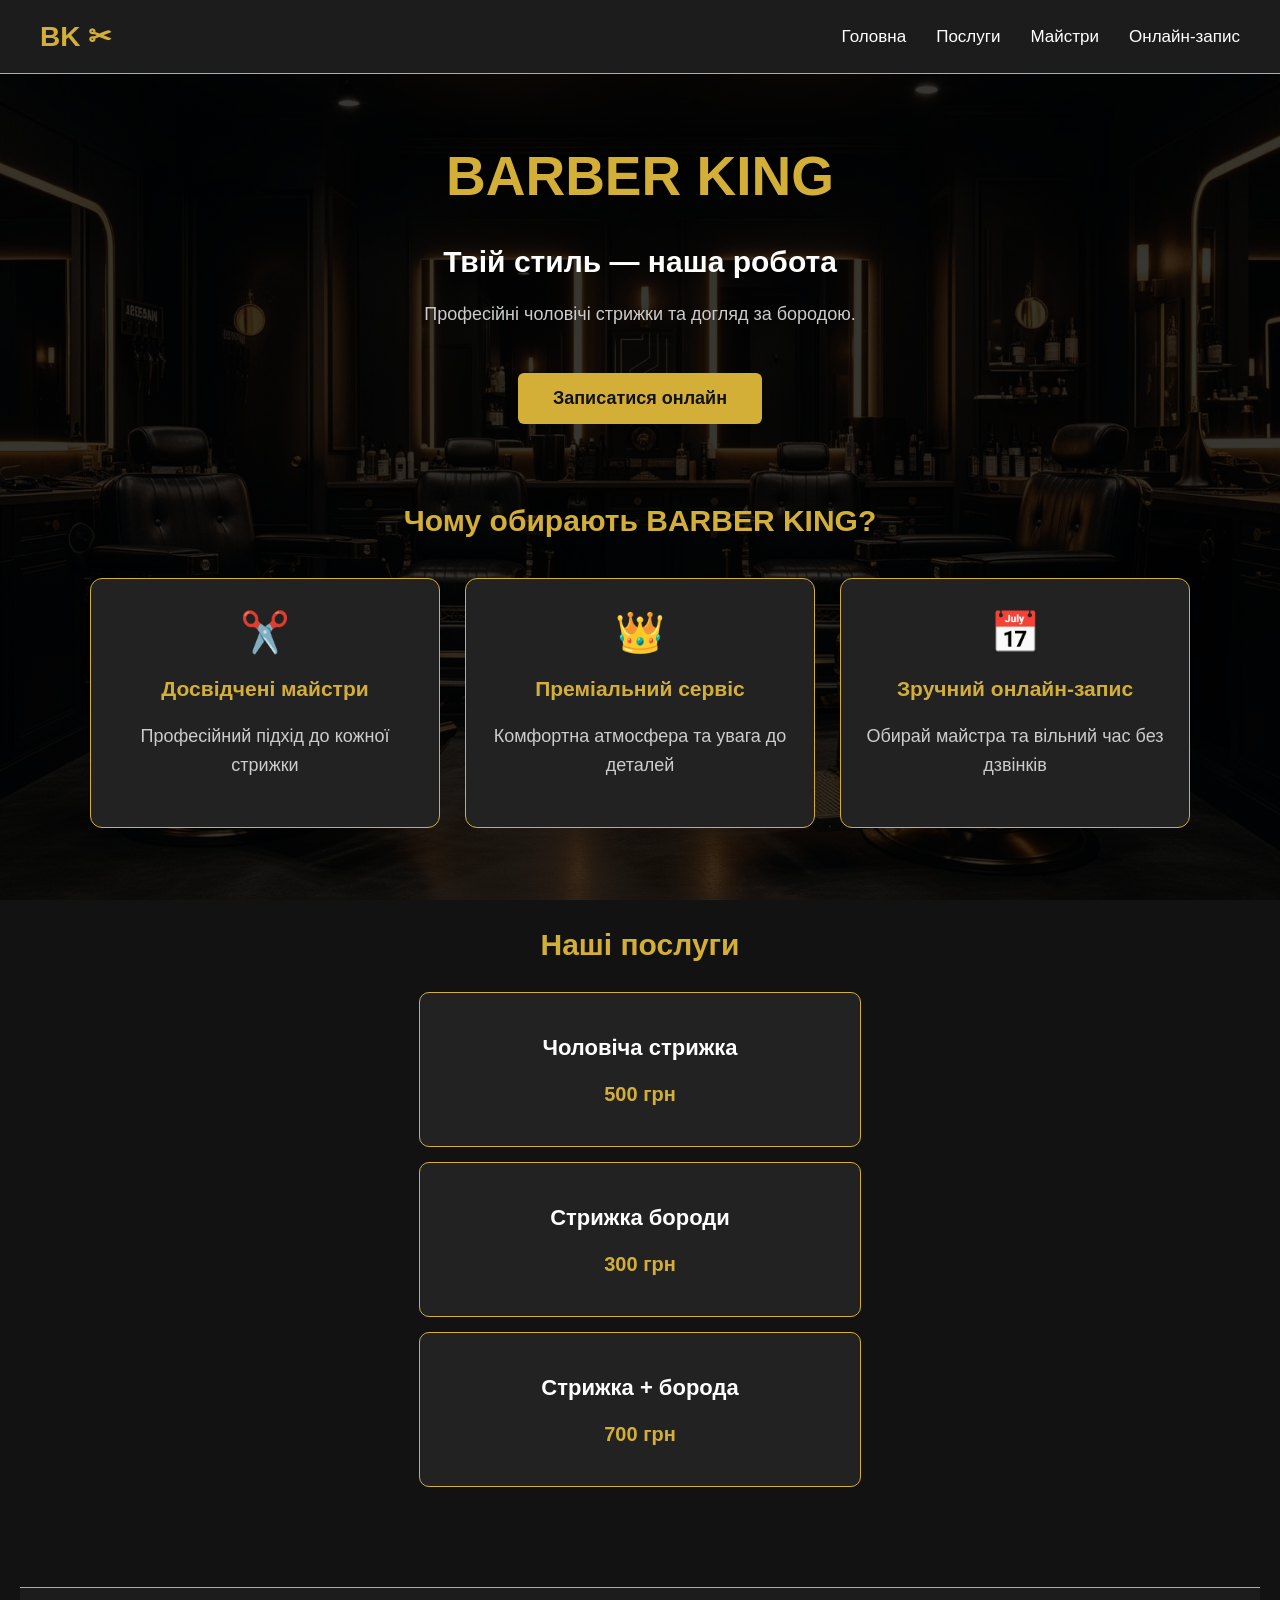
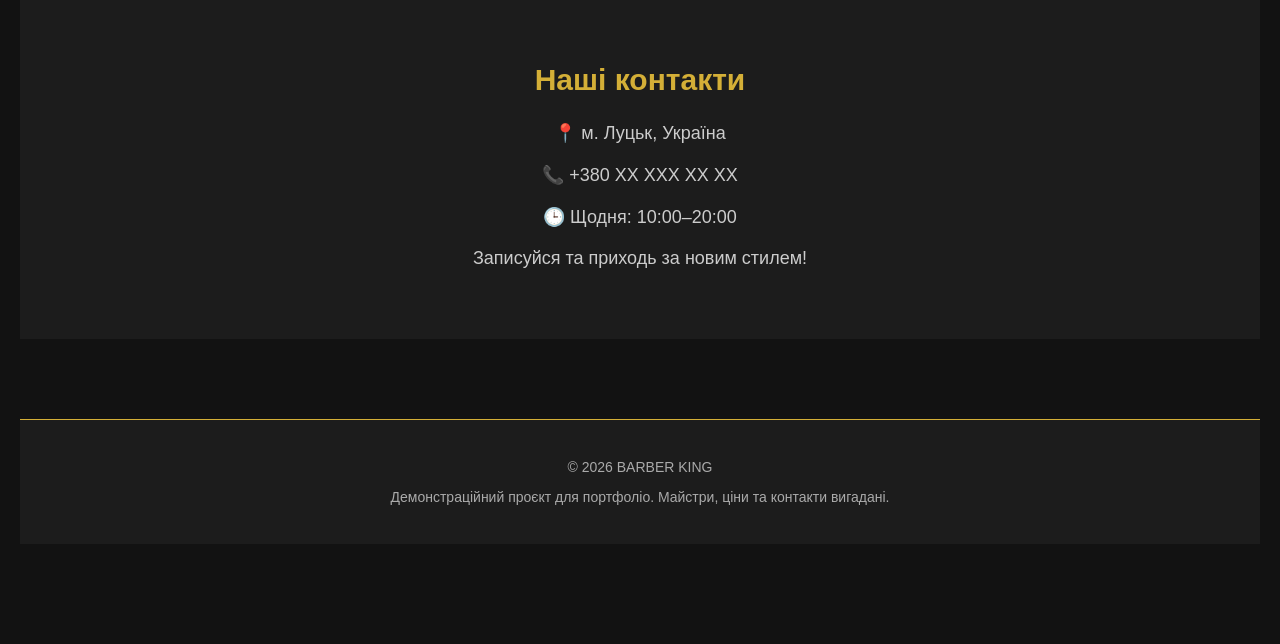
<file: index.html>
<!DOCTYPE html>
<html lang="uk">
<head>
    <meta charset="UTF-8">
    <meta name="viewport" content="width=device-width, initial-scale=1.0">
    <title>BARBER KING</title>
    <link rel="stylesheet" href="style.css">
</head>
<body>
    
<header class="header">
    <div class="logo">BK ✂</div>

    
<nav>
    <a href="index.html">Головна</a>
    <a href="services.html">Послуги</a>
    <a href="masters.html">Майстри</a>
    <a href="booking.html">Онлайн-запис</a>
</nav>

</header>

    <h1 id="home">BARBER KING</h1>
    <h2>Твій стиль — наша робота</h2>
    <p>Професійні чоловічі стрижки та догляд за бородою.</p>
    
<a href="booking.html" class="booking-link">
    Записатися онлайн
</a>

</body>

<section class="advantages">
    <h2>Чому обирають BARBER KING?</h2>

    <div class="advantages-grid">
        <div class="advantage-card">
            <span>✂️</span>
            <h3>Досвідчені майстри</h3>
            <p>Професійний підхід до кожної стрижки</p>
        </div>

        <div class="advantage-card">
            <span>👑</span>
            <h3>Преміальний сервіс</h3>
            <p>Комфортна атмосфера та увага до деталей</p>
        </div>

        <div class="advantage-card">
            <span>📅</span>
            <h3>Зручний онлайн-запис</h3>
            <p>Обирай майстра та вільний час без дзвінків</p>
        </div>
    </div>
</section>

<section class="services" id="services">
    <h2>Наші послуги</h2>

    <div class="service">
        <h3>Чоловіча стрижка</h3>
        <p>500 грн</p>
    </div>

    <div class="service">
        <h3>Стрижка бороди</h3>
        <p>300 грн</p>
    </div>

    <div class="service">
        <h3>Стрижка + борода</h3>
        <p>700 грн</p>
    </div>
</section>
<section id="contacts" class="contacts">
    <h2>Наші контакти</h2>
    <p>📍 м. Луцьк, Україна</p>
    <p>📞 +380 XX XXX XX XX</p>
    <p>🕒 Щодня: 10:00–20:00</p>
    <p>Записуйся та приходь за новим стилем!</p>
</section>
<footer class="site-footer">
    <p>© 2026 BARBER KING</p>
    <p>Демонстраційний проєкт для портфоліо.
       Майстри, ціни та контакти вигадані.</p>
</footer>
</html>
</file>
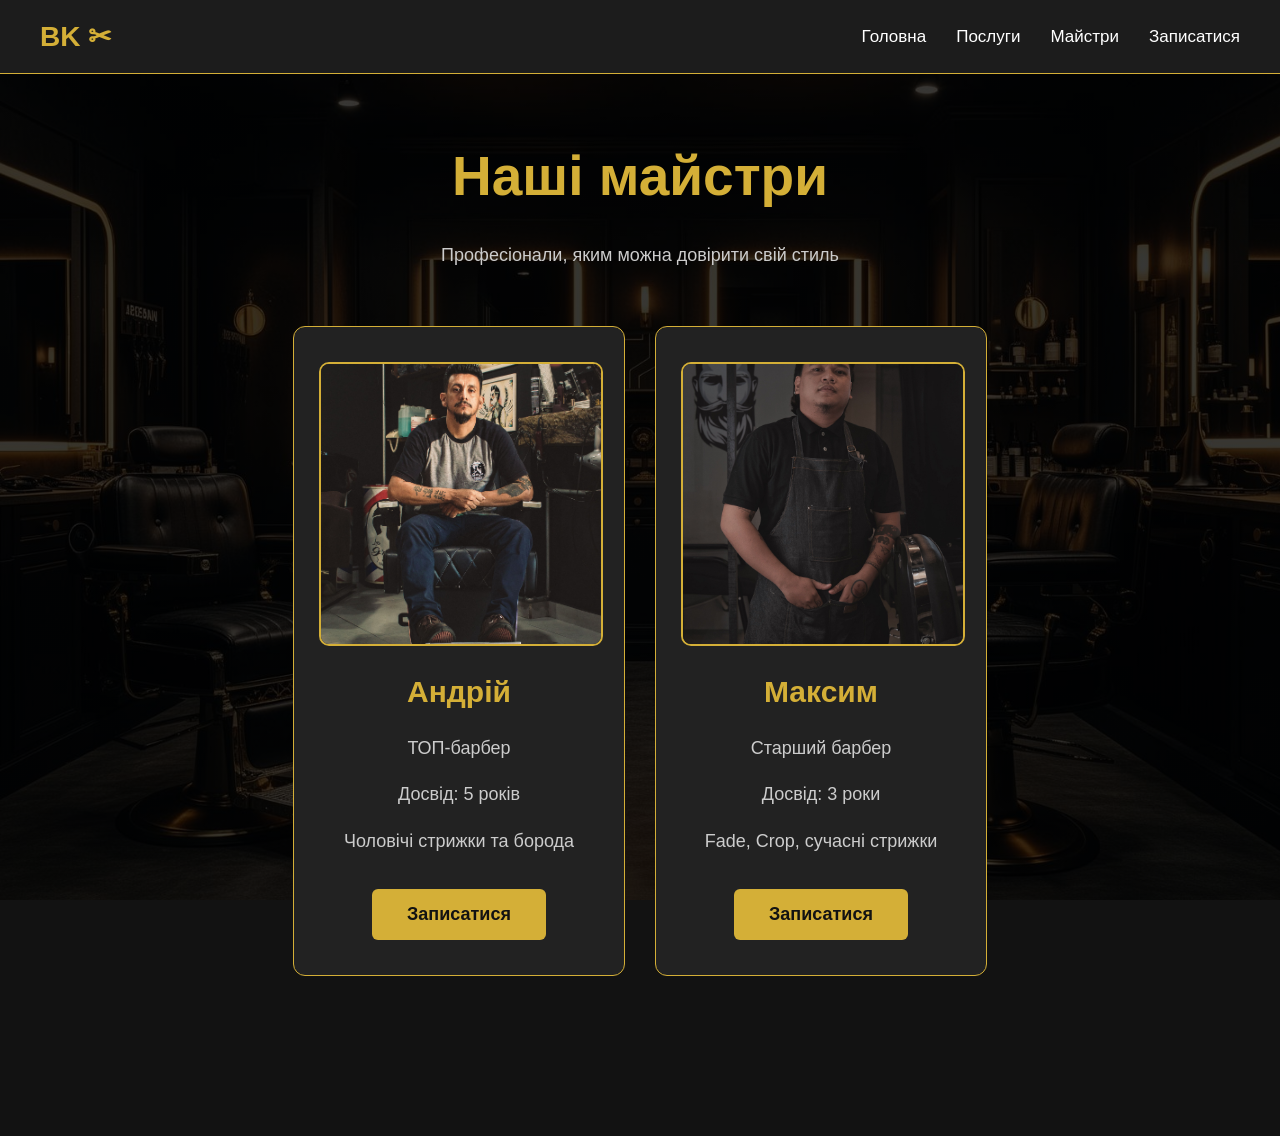
<file: masters.html>
<!DOCTYPE html>
<html lang="uk">
<head>
    <meta charset="UTF-8">
    <meta name="viewport" content="width=device-width, initial-scale=1.0">
    <title>Майстри | BARBER KING</title>
    <link rel="stylesheet" href="style.css">
</head>
<body>
    <header class="header">
        <div class="logo">BK ✂</div>

        <nav>
            <a href="index.html">Головна</a>
            <a href="services.html">Послуги</a>
            <a href="masters.html">Майстри</a>
            <a href="booking.html">Записатися</a>
        </nav>
    </header>

    <h1>Наші майстри</h1>
    <p>Професіонали, яким можна довірити свій стиль</p>

    <section class="masters">
        <div class="master-card">
            <img src="andriy.jpg" alt="Фото барбера Андрія" class="master-photo">
            <h2>Андрій</h2>
            <p>ТОП-барбер</p>
            <p>Досвід: 5 років</p>
            <p>Чоловічі стрижки та борода</p>
            <a class="booking-link"
               href="booking.html?master=andriy">
               Записатися
            </a>
        </div>

        <div class="master-card">
            <img src="maksym.jpg" alt="Фото барбера Максима" class="master-photo">
            <h2>Максим</h2>
            <p>Старший барбер</p>
            <p>Досвід: 3 роки</p>
            <p>Fade, Crop, сучасні стрижки</p>
            <a class="booking-link"
               href="booking.html?master=maksym">
               Записатися
            </a>
        </div>
    </section>
</body>
</html>
</file>
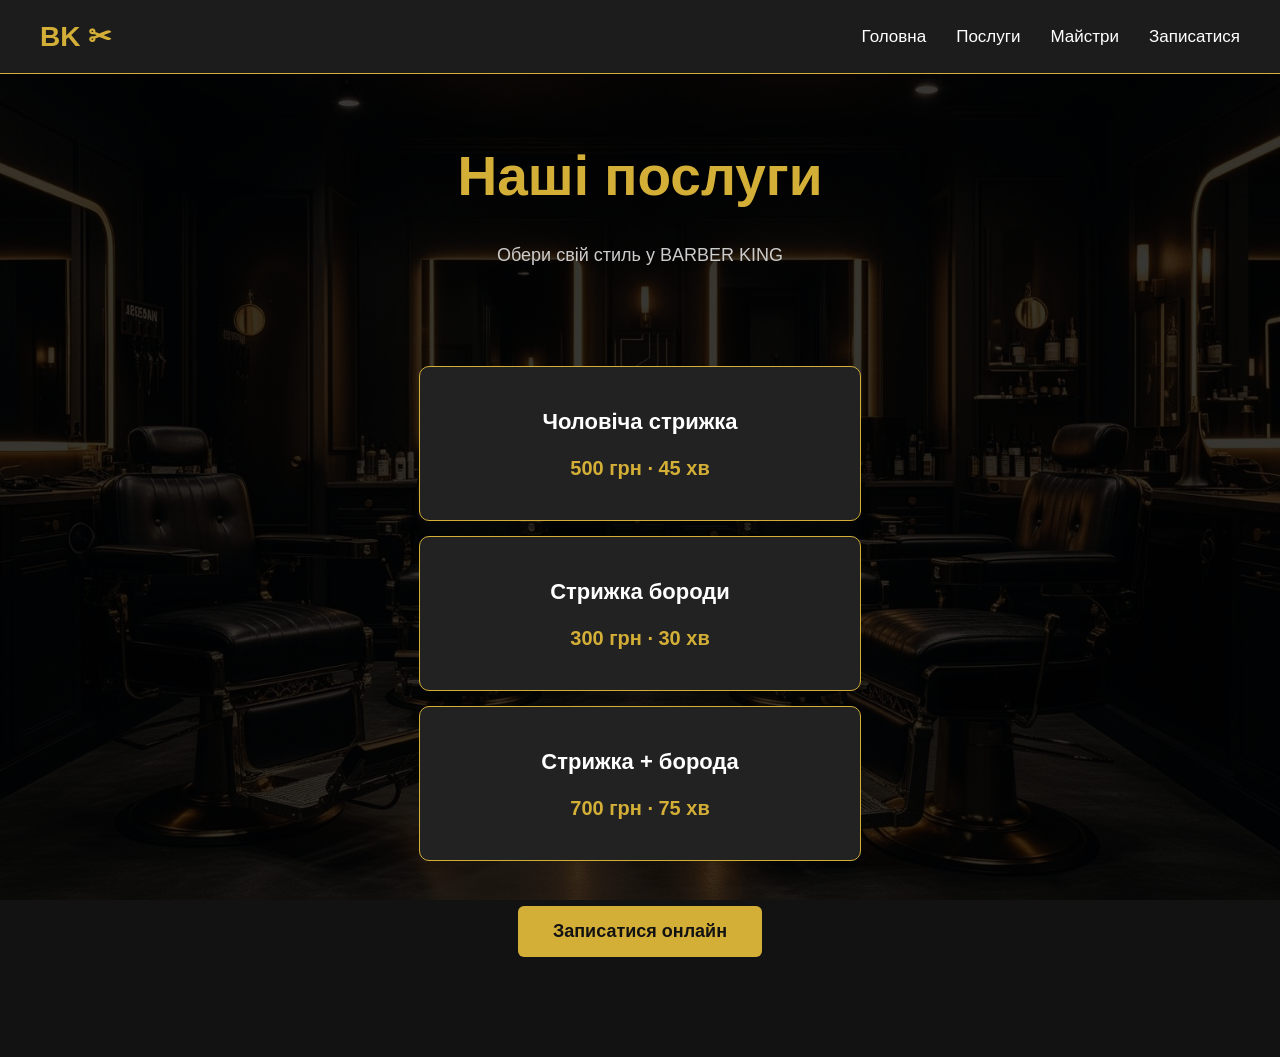
<file: services.html>
<!DOCTYPE html>
<html lang="uk">
<head>
    <meta charset="UTF-8">
    <meta name="viewport" content="width=device-width, initial-scale=1.0">
    <title>Послуги | BARBER KING</title>
    <link rel="stylesheet" href="style.css">
</head>
<body>
    <header class="header">
        <div class="logo">BK ✂</div>
        <nav>
            <a href="index.html">Головна</a>
            <a href="services.html">Послуги</a>
            <a href="masters.html">Майстри</a>
            <a href="booking.html">Записатися</a>
        </nav>
    </header>

    <h1>Наші послуги</h1>
    <p>Обери свій стиль у BARBER KING</p>

    <section class="services">
        <div class="service">
            <h3>Чоловіча стрижка</h3>
            <p>500 грн · 45 хв</p>
        </div>

        <div class="service">
            <h3>Стрижка бороди</h3>
            <p>300 грн · 30 хв</p>
        </div>

        <div class="service">
            <h3>Стрижка + борода</h3>
            <p>700 грн · 75 хв</p>
        </div>
    </section>

    <a class="booking-link" href="booking.html">
        Записатися онлайн
    </a>
</body>
</html>
</file>
<file: style.css>
body {
    background-color: #121212;
    color: white;
    font-family: Arial, sans-serif;
    text-align: center;
    margin: 0;
    padding: 100px 20px;
}

h1 {
    color: #d4af37;
    font-size: 55px;
}

h2 {
    font-size: 30px;
}

p {
    color: #cccccc;
    font-size: 18px;
}

button {
    background-color: #d4af37;
    color: black;
    border: none;
    padding: 15px 35px;
    font-size: 18px;
    border-radius: 6px;
    cursor: pointer;
}

button:hover {
    background-color: #f5d76e;
}

.services {
    margin-top: 100px;
}

.services h2 {
    color: #d4af37;
    margin-bottom: 30px;
}

.service {
    background-color: #222;
    padding: 20px;
    margin: 15px auto;
    max-width: 400px;
    border-radius: 10px;
    border: 1px solid #d4af37;
}

.service h3 {
    font-size: 22px;
}

.service p {
    color: #d4af37;
    font-size: 20px;
    font-weight: bold;
}

.header {
    display: flex;
    justify-content: space-between;
    align-items: center;
    background-color: #1c1c1c;
    padding: 20px 40px;
    margin: -100px -20px 70px;
    border-bottom: 1px solid #d4af37;
}

.logo {
    color: #d4af37;
    font-size: 28px;
    font-weight: bold;
}

nav {
    display: flex;
    gap: 30px;
}

nav a {
    color: white;
    text-decoration: none;
    font-size: 17px;
}

nav a:hover {
    color: #d4af37;
}

.contacts {
    margin-top: 100px;
    padding: 50px 20px;
    background-color: #1c1c1c;
    border-top: 1px solid #d4af37;
}

.contacts h2 {
    color: #d4af37;
}

.contacts p {
    margin: 20px 0;
}

html {
    scroll-behavior: smooth;
}

body {
    background-image:
        linear-gradient(
            rgba(0, 0, 0, 0.78),
            rgba(0, 0, 0, 0.78)
        ),
        url("barbershop.jpg");

    background-size: cover;
    background-position: center;
    background-attachment: fixed;
}

@media (max-width: 768px) {
    body {
        padding: 80px 15px;
        background-attachment: scroll;
    }

    .header {
        flex-direction: column;
        gap: 20px;
        padding: 20px;
        margin: -80px -15px 50px;
    }

    nav {
        gap: 15px;
        flex-wrap: wrap;
        justify-content: center;
    }

    nav a {
        font-size: 15px;
    }

    h1 {
        font-size: 38px;
    }

    h2 {
        font-size: 24px;
    }

    .service {
        max-width: 100%;
    }

    .services {
        margin-top: 70px;
    }
}

.booking-link {
    display: inline-block;
    background-color: #d4af37;
    color: #121212;
    padding: 15px 35px;
    margin-top: 30px;
    border-radius: 6px;
    text-decoration: none;
    font-size: 18px;
    font-weight: bold;
}

.booking-link:hover {
    background-color: #f5d76e;
}

.masters {
    display: flex;
    justify-content: center;
    flex-wrap: wrap;
    gap: 30px;
    margin: 60px auto;
}

.master-card {
    background-color: #222;
    border: 1px solid #d4af37;
    border-radius: 12px;
    padding: 35px 25px;
    width: 280px;
}

.master-card h2 {
    color: #d4af37;
}

.master-card p {
    line-height: 1.6;
}

.master-card .booking-link {
    margin-top: 15px;
}

.booking-form {
    max-width: 450px;
    margin: 40px auto;
    padding: 30px;
    background-color: #222;
    border: 1px solid #d4af37;
    border-radius: 12px;
    text-align: left;
}

.booking-form label {
    display: block;
    margin: 18px 0 8px;
    color: #d4af37;
    font-weight: bold;
}

.booking-form input,
.booking-form select {
    box-sizing: border-box;
    width: 100%;
    padding: 13px;
    background: #333;
    color: white;
    border: 1px solid #555;
    border-radius: 6px;
    font-size: 16px;
}

.booking-form button {
    width: 100%;
    margin-top: 25px;
}

.form-note {
    font-size: 13px;
    text-align: center;
    line-height: 1.5;
}

.admin-panel {
    max-width: 1200px;
    margin: 50px auto;
    padding: 25px;
    background: #222;
    border: 1px solid #d4af37;
    border-radius: 12px;
}

.admin-panel h2 {
    color: #d4af37;
}

.table-wrapper {
    overflow-x: auto;
}

.admin-panel table {
    width: 100%;
    border-collapse: collapse;
    margin-top: 25px;
}

.admin-panel th,
.admin-panel td {
    padding: 15px;
    border-bottom: 1px solid #444;
    text-align: left;
}

.admin-panel th {
    color: #d4af37;
}

.admin-panel tr:hover {
    background: #303030;
}

.admin-panel button {
    margin: 5px;
    font-size: 14px;
    padding: 10px 15px;
}

[hidden] {
    display: none !important;
}

.admin-filters {
    display: flex;
    gap: 15px;
    justify-content: center;
    align-items: center;
    flex-wrap: wrap;
    margin: 25px 0;
}

.admin-filters input,
.admin-filters select {
    padding: 12px;
    background: #333;
    color: white;
    border: 1px solid #d4af37;
    border-radius: 6px;
    font-size: 16px;
    max-width: 100%;
}

.master-photo {
    width: 100%;
    height: 280px;
    object-fit: cover;
    border-radius: 10px;
    border: 2px solid #d4af37;
}

.master-card {
    transition: transform 0.3s ease,
                box-shadow 0.3s ease;
}

.master-card:hover {
    transform: translateY(-8px);
    box-shadow: 0 10px 30px rgba(212, 175, 55, 0.2);
}

.advantages {
    margin: 80px auto;
    max-width: 1100px;
}

.advantages h2 {
    color: #d4af37;
    margin-bottom: 40px;
}

.advantages-grid {
    display: grid;
    grid-template-columns: repeat(3, 1fr);
    gap: 25px;
}

.advantage-card {
    background: #222;
    border: 1px solid #d4af37;
    border-radius: 12px;
    padding: 30px 20px;
    transition: transform 0.3s;
}

.advantage-card:hover {
    transform: translateY(-8px);
}

.advantage-card span {
    font-size: 40px;
}

.advantage-card h3 {
    color: #d4af37;
    font-size: 21px;
}

.advantage-card p {
    line-height: 1.6;
}

@media (max-width: 768px) {
    .advantages-grid {
        grid-template-columns: 1fr;
    }
}

@media (max-width: 768px) {
    .header {
        padding: 20px 15px;
    }

    nav {
        display: flex;
        justify-content: center;
        flex-wrap: wrap;
        gap: 12px;
    }

    nav a {
        font-size: 14px;
        padding: 8px 5px;
    }

    .booking-link {
        max-width: 100%;
        box-sizing: border-box;
    }
}

.site-footer {
    margin-top: 80px;
    padding: 25px 15px;
    background: #1c1c1c;
    border-top: 1px solid #d4af37;
}

.site-footer p {
    font-size: 14px;
    color: #aaa;
}
</file>
